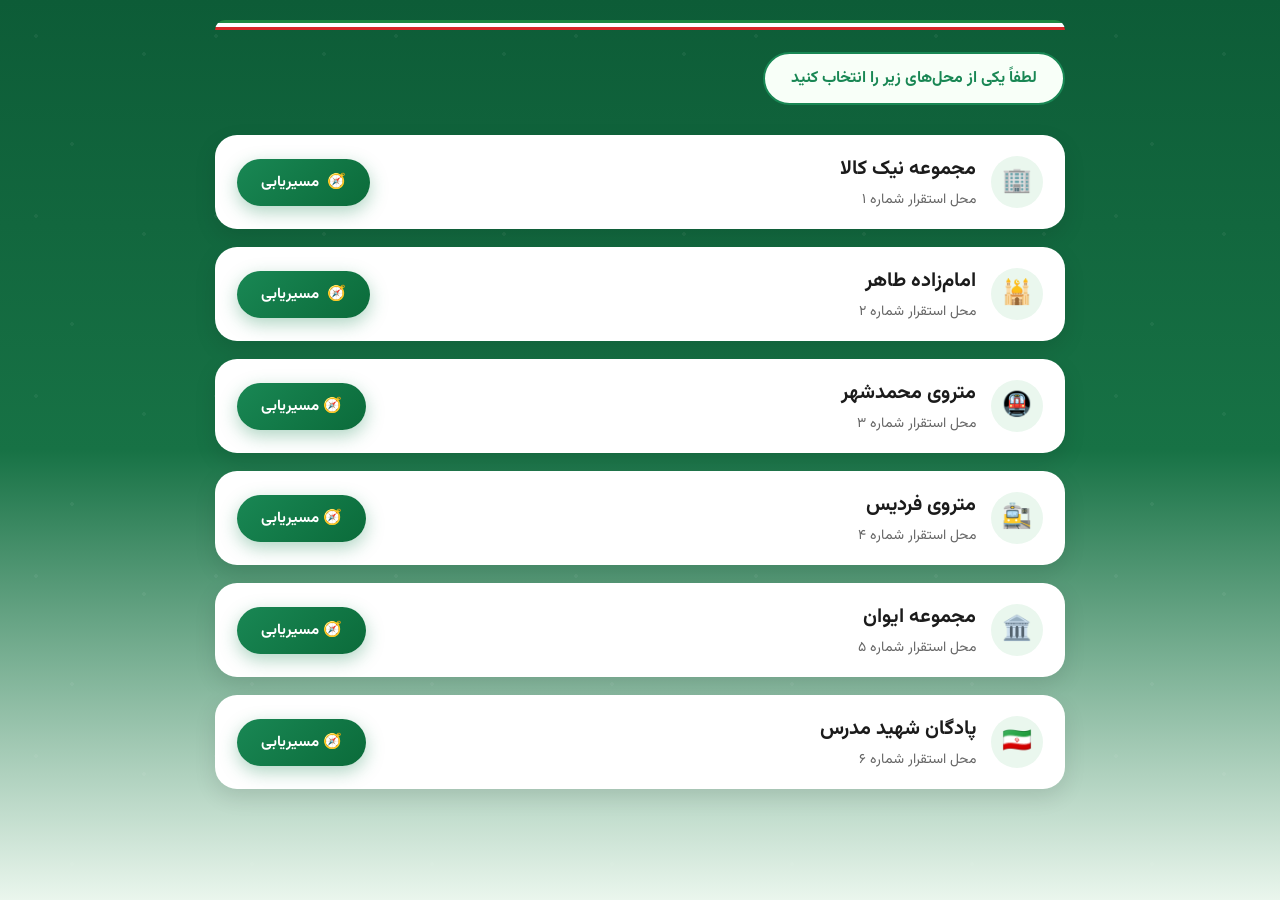
<file: index.html>
<!DOCTYPE html>
<html lang="fa" dir="rtl">

<head>
<meta charset="UTF-8">
<meta name="viewport" content="width=device-width, initial-scale=1.0">

<title>راهنمای</title>

<link rel="preconnect" href="https://fonts.googleapis.com">
<link rel="preconnect" href="https://fonts.gstatic.com" crossorigin>

<link href="https://fonts.googleapis.com/css2?family=Vazirmatn:wght@300;400;500;700;800&display=swap" rel="stylesheet">

<link rel="stylesheet" href="css/style2.css">

</head>

<body>

<header class="hero">

    <div class="flag"></div>

    <div class="choose">
        لطفاً یکی از محل‌های زیر را انتخاب کنید
    </div>

</header>

<main class="container">
<div class="card" onclick="window.location.href='https://nshn.ir/2bvJtw5xQz2Q'">

    <div class="card-info">

        <div class="icon">🏢</div>

        <div class="text">

            <h3>مجموعه نیک کالا</h3>

            <p>محل استقرار شماره ۱</p>

        </div>

    </div>

    <button class="btn">

        <span>🧭</span>

        <span>مسیریابی</span>

    </button>

</div>


<div class="card" onclick="window.location.href='https://nshn.ir/rbvLs-0x1J9L'">

    <div class="card-info">

        <div class="icon">🕌</div>

        <div class="text">

            <h3>امام‌زاده طاهر</h3>

            <p>محل استقرار شماره ۲</p>

        </div>

    </div>

    <button class="btn">

        <span>🧭</span>

        <span>مسیریابی</span>

    </button>

</div>
<div class="card" onclick="window.location.href='https://nshn.ir/SbvfcB5xWHuu'">

    <div class="card-info">

        <div class="icon">🚇</div>

        <div class="text">
            <h3>متروی محمدشهر</h3>
            <p>محل استقرار شماره ۳</p>
        </div>

    </div>

    <button class="btn">
        🧭 مسیریابی
    </button>

</div>
    <div class="card" onclick="window.location.href='https://nshn.ir/rbvvY70xLJSh'">

    <div class="card-info">

        <div class="icon">🚉</div>

        <div class="text">
            <h3>متروی فردیس</h3>
            <p>محل استقرار شماره ۴</p>
        </div>

    </div>

    <button class="btn">
        🧭 مسیریابی
    </button>

</div>
    <div class="card" onclick="window.location.href='https://nshn.ir/2bvSHNGx5FNT'">

    <div class="card-info">

        <div class="icon">🏛️</div>

        <div class="text">
            <h3>مجموعه ایوان</h3>
            <p>محل استقرار شماره ۵</p>
        </div>

    </div>

    <button class="btn">
        🧭 مسیریابی
    </button>

</div>
    <div class="card" onclick="window.location.href='https://nshn.ir/2bv7LTVxC7KN'">

    <div class="card-info">

        <div class="icon">🇮🇷</div>

        <div class="text">
            <h3>پادگان شهید مدرس</h3>
            <p>محل استقرار شماره ۶</p>
        </div>

    </div>

    <button class="btn">
        🧭 مسیریابی
    </button>

</div>
</main>

</body>

</html>
</file>
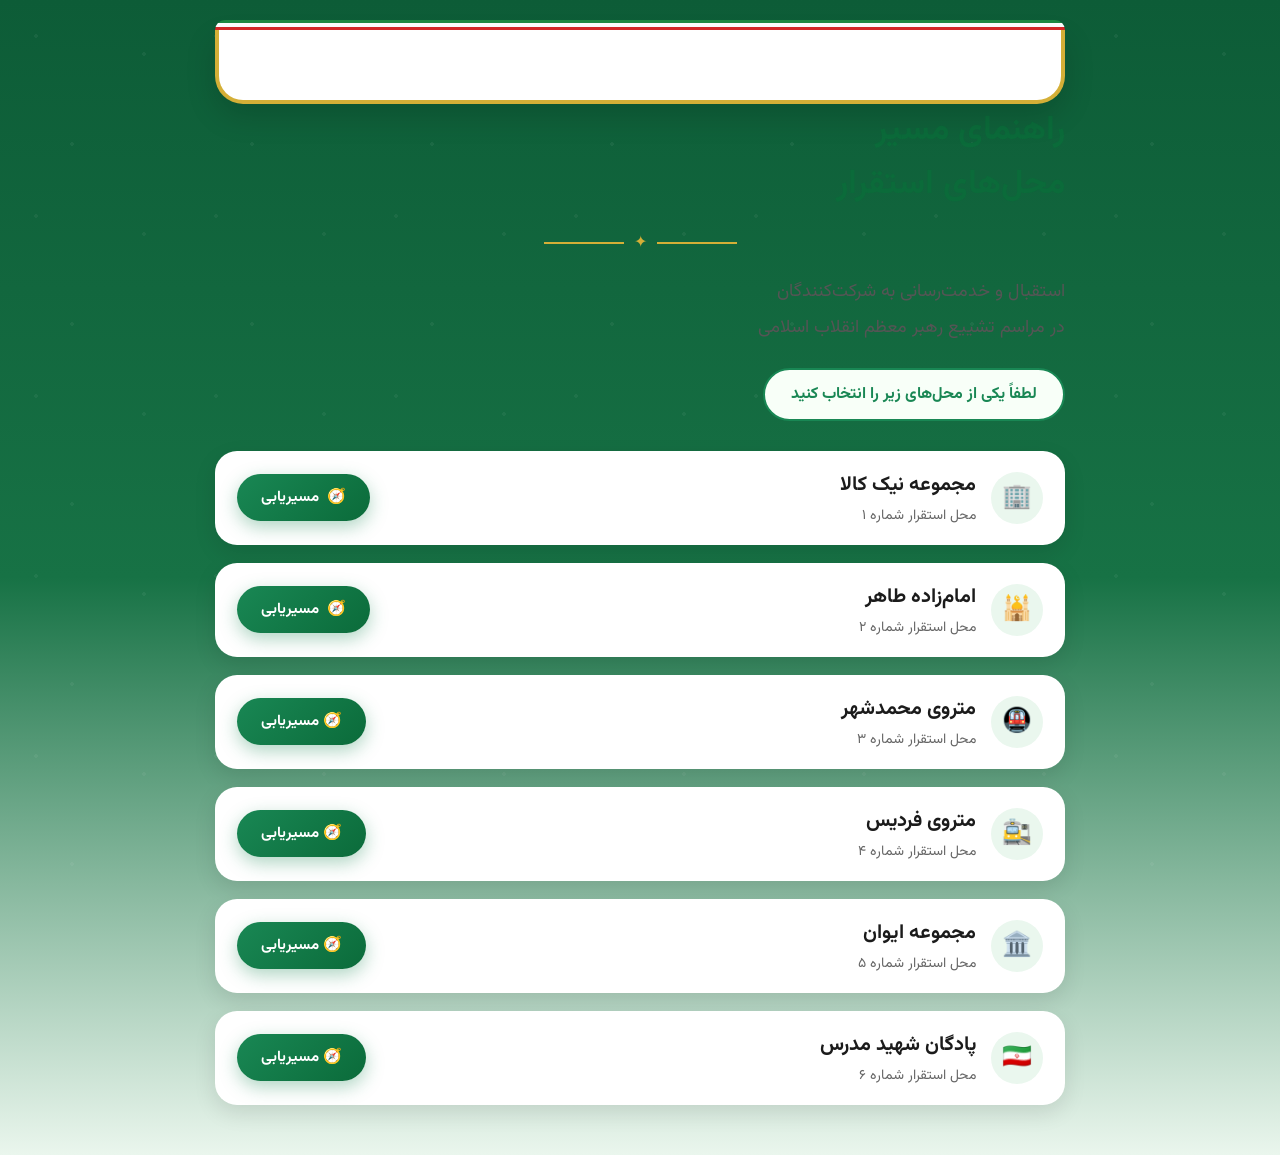
<file: index2.html>
<!DOCTYPE html>
<html lang="fa" dir="rtl">

<head>

<meta charset="UTF-8">

<meta name="viewport"
content="width=device-width, initial-scale=1.0">

<title>
راهنمای مسیر محل‌های استقرار
</title>

<link rel="preconnect" href="https://fonts.googleapis.com">

<link rel="preconnect"
href="https://fonts.gstatic.com"
crossorigin>

<link href="https://fonts.googleapis.com/css2?family=Vazirmatn:wght@300;400;500;700;800&display=swap"
rel="stylesheet">

<link rel="stylesheet"
href="css/style2.css">

</head>

<body>

<header class="hero">

<div class="flag"></div>

<div class="hero-box">



</div>

<h1>

راهنمای مسیر

<br>

محل‌های استقرار

</h1>

<div class="divider">

<span></span>

✦

<span></span>

</div>

<p>

استقبال و خدمت‌رسانی به شرکت‌کنندگان

<br>

در مراسم تشییع رهبر معظم انقلاب اسلامی

</p>

<div class="choose">

لطفاً یکی از محل‌های زیر را انتخاب کنید

</div>

</div>

</header>

<main class="container">
<div class="card" onclick="window.location.href='https://nshn.ir/2bvJtw5xQz2Q'">

    <div class="card-info">

        <div class="icon">🏢</div>

        <div class="text">

            <h3>مجموعه نیک کالا</h3>

            <p>محل استقرار شماره ۱</p>

        </div>

    </div>

    <button class="btn">

        <span>🧭</span>

        <span>مسیریابی</span>

    </button>

</div>


<div class="card" onclick="window.location.href='https://nshn.ir/rbvLs-0x1J9L'">

    <div class="card-info">

        <div class="icon">🕌</div>

        <div class="text">

            <h3>امام‌زاده طاهر</h3>

            <p>محل استقرار شماره ۲</p>

        </div>

    </div>

    <button class="btn">

        <span>🧭</span>

        <span>مسیریابی</span>

    </button>

</div>
<div class="card" onclick="window.location.href='https://nshn.ir/SbvfcB5xWHuu'">

    <div class="card-info">

        <div class="icon">🚇</div>

        <div class="text">
            <h3>متروی محمدشهر</h3>
            <p>محل استقرار شماره ۳</p>
        </div>

    </div>

    <button class="btn">
        🧭 مسیریابی
    </button>

</div>
    <div class="card" onclick="window.location.href='https://nshn.ir/rbvvY70xLJSh'">

    <div class="card-info">

        <div class="icon">🚉</div>

        <div class="text">
            <h3>متروی فردیس</h3>
            <p>محل استقرار شماره ۴</p>
        </div>

    </div>

    <button class="btn">
        🧭 مسیریابی
    </button>

</div>
    <div class="card" onclick="window.location.href='https://nshn.ir/2bvSHNGx5FNT'">

    <div class="card-info">

        <div class="icon">🏛️</div>

        <div class="text">
            <h3>مجموعه ایوان</h3>
            <p>محل استقرار شماره ۵</p>
        </div>

    </div>

    <button class="btn">
        🧭 مسیریابی
    </button>

</div>
    <div class="card" onclick="window.location.href='https://nshn.ir/2bv7LTVxC7KN'">

    <div class="card-info">

        <div class="icon">🇮🇷</div>

        <div class="text">
            <h3>پادگان شهید مدرس</h3>
            <p>محل استقرار شماره ۶</p>
        </div>

    </div>

    <button class="btn">
        🧭 مسیریابی
    </button>

</div>
</main>

</body>

</html>
</file>
<file: css/style2.css>
*{
    margin:0;
    padding:0;
    box-sizing:border-box;
    font-family:'Vazirmatn',sans-serif;
}

body{
    background:linear-gradient(180deg,#0d5c37,#177245,#eaf6ed);
    min-height:100vh;
    padding:20px;
}

.hero{
    max-width:850px;
    margin:auto;
}

.flag{
    height:10px;
    border-radius:20px 20px 0 0;
    background:linear-gradient(
        to bottom,
        #1f8a43 0 33%,
        #ffffff 33% 66%,
        #d72828 66% 100%
    );
}

.hero-box{
    background:#ffffff;
    border:4px solid #d4af37;
    border-top:none;
    border-radius:0 0 28px 28px;
    padding:35px 25px;
    text-align:center;
    box-shadow:0 12px 30px rgba(0,0,0,.15);
    position: relative;
}

.location-icon{
    display:flex;
    justify-content:center;
    margin-bottom:20px;
}

.pin-circle{
    width:90px;
    height:90px;

    display:flex;
    justify-content:center;
    align-items:center;

    border-radius:50%;

    background:linear-gradient(135deg,#198754,#0b6b3a);

    color:#fff;
    font-size:46px;

    border:5px solid #fff;

    box-shadow:0 10px 25px rgba(25,135,84,.35);
}

.hero h1{
    color:#0b6b3a;
    font-size:34px;
    line-height:1.6;
}

.divider{
    display:flex;
    justify-content:center;
    align-items:center;
    gap:10px;
    color:#d4af37;
    margin:18px 0;
}

.divider span{
    width:80px;
    height:2px;
    background:#d4af37;
}

.hero p{
    color:#555;
    line-height:2;
    font-size:18px;
}

.choose{
    display:inline-block;
    margin-top:22px;
    padding:12px 26px;
    border-radius:50px;
    border:2px solid #198754;
    color:#198754;
    font-weight:700;
    background:#f8fff8;
}

.container{
    max-width:850px;
    margin:30px auto;
}
/* ===== کارت‌ها ===== */

.card{
    background:#ffffff;
    border-radius:22px;
    padding:18px 22px;
    margin-bottom:18px;

    display:flex;
    justify-content:space-between;
    align-items:center;

    box-shadow:0 8px 22px rgba(0,0,0,.10);
    transition:.25s;
    cursor:pointer;
}

.card:hover{
    transform:translateY(-4px);
    box-shadow:0 14px 30px rgba(0,0,0,.16);
}
.card:active{
    transform:scale(0.98);
}
.card-info{
    display:flex;
    align-items:center;
    gap:15px;
}

.icon{
    width:52px;
    height:52px;
    border-radius:50%;
    background:#eaf7ee;
    display:flex;
    justify-content:center;
    align-items:center;
    font-size:24px;
}

.text h3{
    color:#1b1b1b;
    font-size:20px;
    margin-bottom:4px;
}

.text p{
    color:#666;
    font-size:14px;
}

.btn{
    background:linear-gradient(135deg,#198754,#0b6b3a);
    color:#ffffff;
    border:none;
    border-radius:50px;
    padding:12px 24px;

    display:flex;
    align-items:center;
    justify-content:center;
    gap:8px;

    font-size:15px;
    font-weight:700;

    cursor:pointer;

    transition:all .3s ease;

    box-shadow:0 6px 18px rgba(25,135,84,.35);
}

.btn:hover{
    transform:translateY(-2px);
    box-shadow:0 10px 24px rgba(25,135,84,.45);
}

.btn:active{
    transform:scale(.97);
}
.btn:hover{
    background:#146c43;
}
/* ===== نقش اسلیمی ===== */

body::before{

content:"";

position:fixed;

inset:0;

pointer-events:none;

opacity:.05;

background-image:

radial-gradient(circle at 20% 20%,#ffffff 2px,transparent 2px),

radial-gradient(circle at 80% 30%,#ffffff 2px,transparent 2px),

radial-gradient(circle at 40% 80%,#ffffff 2px,transparent 2px);

background-size:180px 180px;

z-index:-1;

}
/* ===== فوتر ===== */

.footer{
    max-width:850px;
    margin:40px auto 20px;
    text-align:center;
}

.footer-box{
    background:#ffffff;
    border-radius:20px;
    padding:22px;
    box-shadow:0 8px 20px rgba(0,0,0,.10);
    border-top:4px solid #d4af37;
}

.footer-title{
    color:#0b6b3a;
    font-size:22px;
    font-weight:700;
    margin-bottom:10px;
}

.footer-box p{
    color:#555;
    line-height:2;
}

.footer-copy{
    margin-top:18px;
    color:#ffffff;
    font-size:14px;
    opacity:.9;
}
</file>
